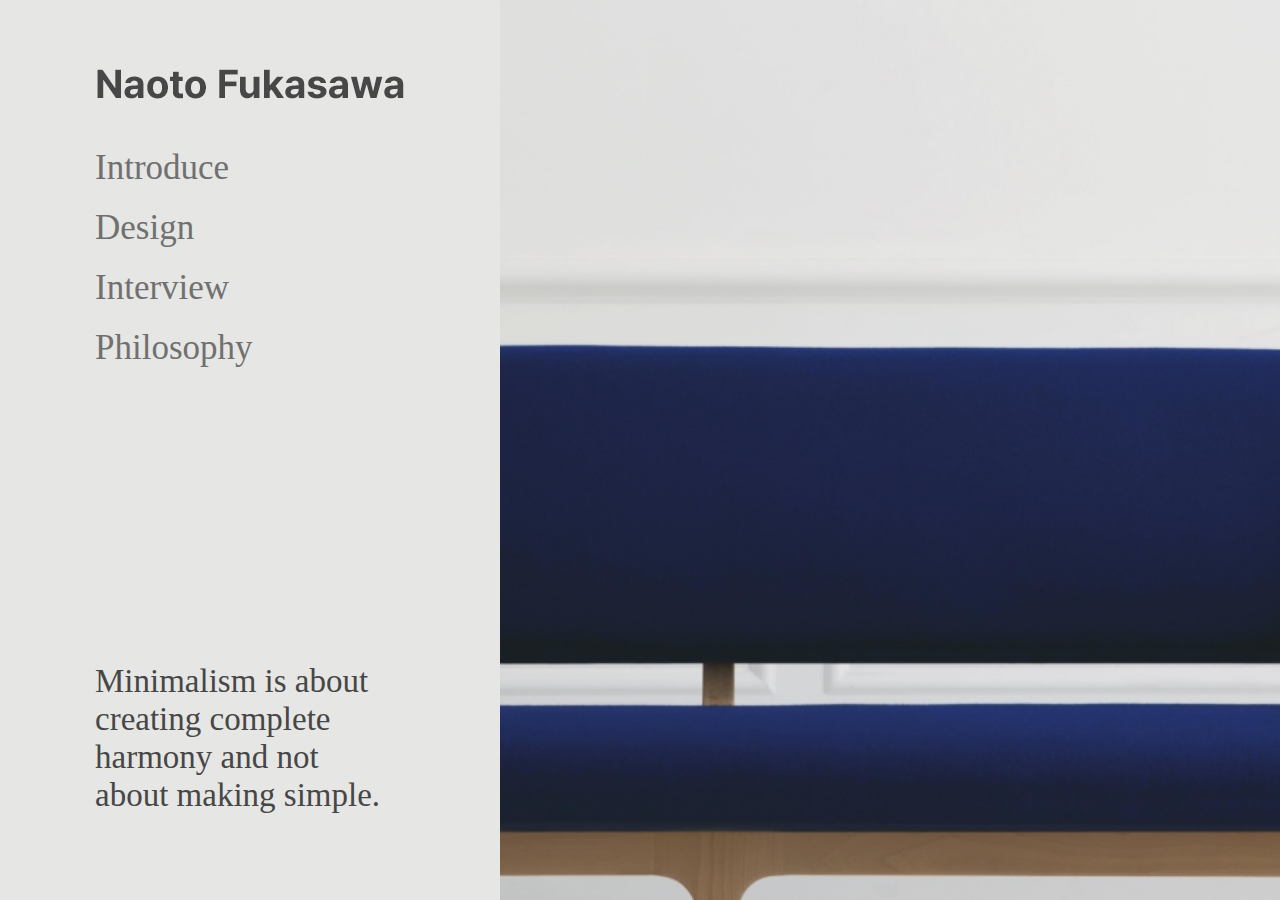
<file: index.html>
<!DOCTYPE html>
<html lang="ko">
<head>
    <meta charset="UTF-8">
    <meta name="viewport" content="width=device-width, initial-scale=1.0">
    <title>Naoto Fukasawa</title>
    <link rel="stylesheet" href="style.css">
    <link rel="shortcut icon" href="img/favicon.ico" type="image/x-icon">
    <link rel="icon" href="img/favicon.ico" type="image/x-icon">
    <script type="text/javascript"> var UserAgent = navigator.userAgent; if (UserAgent.match(/iPhone|ipad|Android|Windows CE|BlackBerry|Symbian|Windows Phone|webOS|Opera Mini|Opera Mobi|POLARIS|IEMobile|lgtelecom|nokia|SonyEricsson/i) != null || UserAgent.match(/LG|SAMSUNG|Samsung/) != null) { location.href = "m_index.html"; }
    </script>
</head>

<body>
    <div class="wrap1">
        <div class="cont1">
            <div class="logo"><a href="index.html"><img src="img/Naoto Fukasawa.png" alt="logo"></a></div>
            <div class="wrap2">
                <div class="menu1" onclick="location.href='intro.html';">Introduce</div>
                <div class="menu2" onclick="location.href='design2.html';">Design</div>
                <div class="menu3" onclick="location.href='interview.html';">Interview</div>
                <div class="menu4" onclick="location.href='philosophy.html';">Philosophy</div>
            </div>
            <div class="sidemenu">
                <div class="sidemenu_1">
                    Min­i­mal­ism is about<p>
                        cre­at­ing com­plete<p>
                        har­mony and not<p>
                        about making simple.
                </div>
            </div>
            <div class="b0"></div>
        </div>
    </div>
    
</body>
</html>
</file>
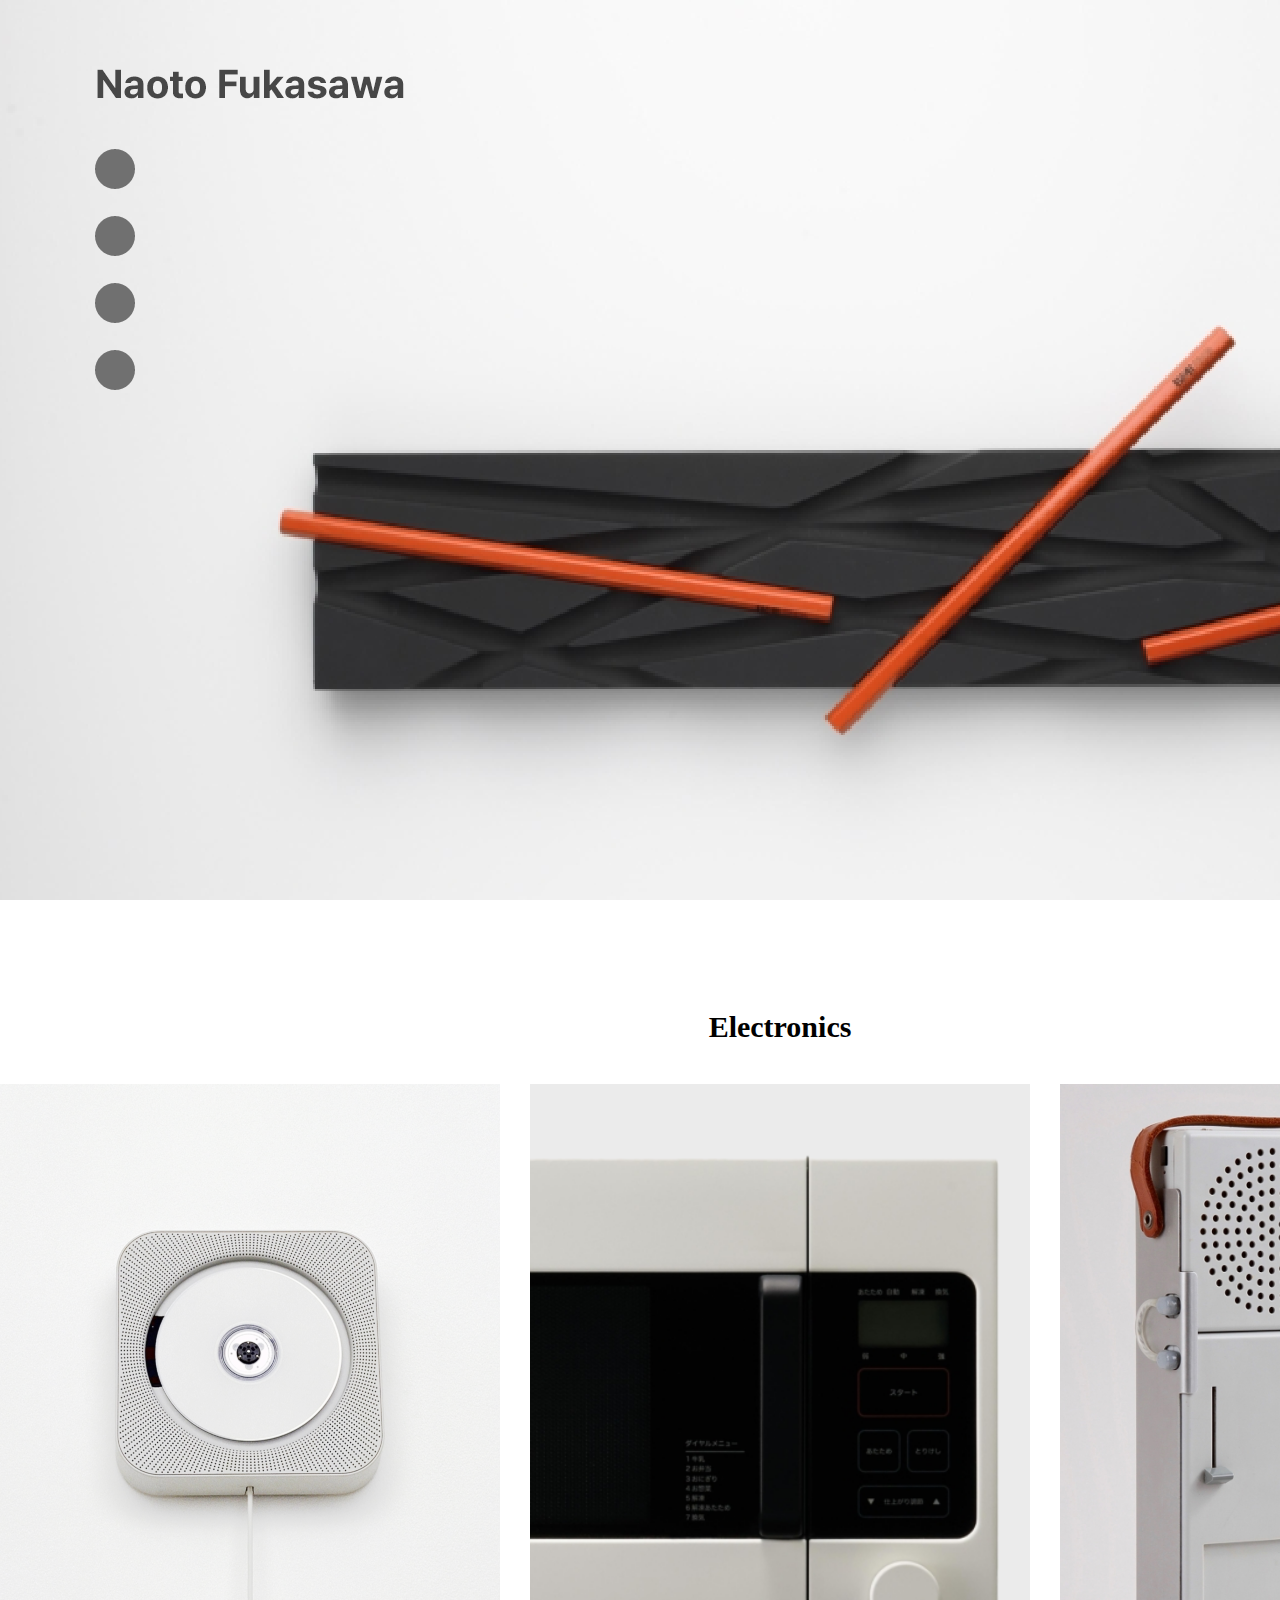
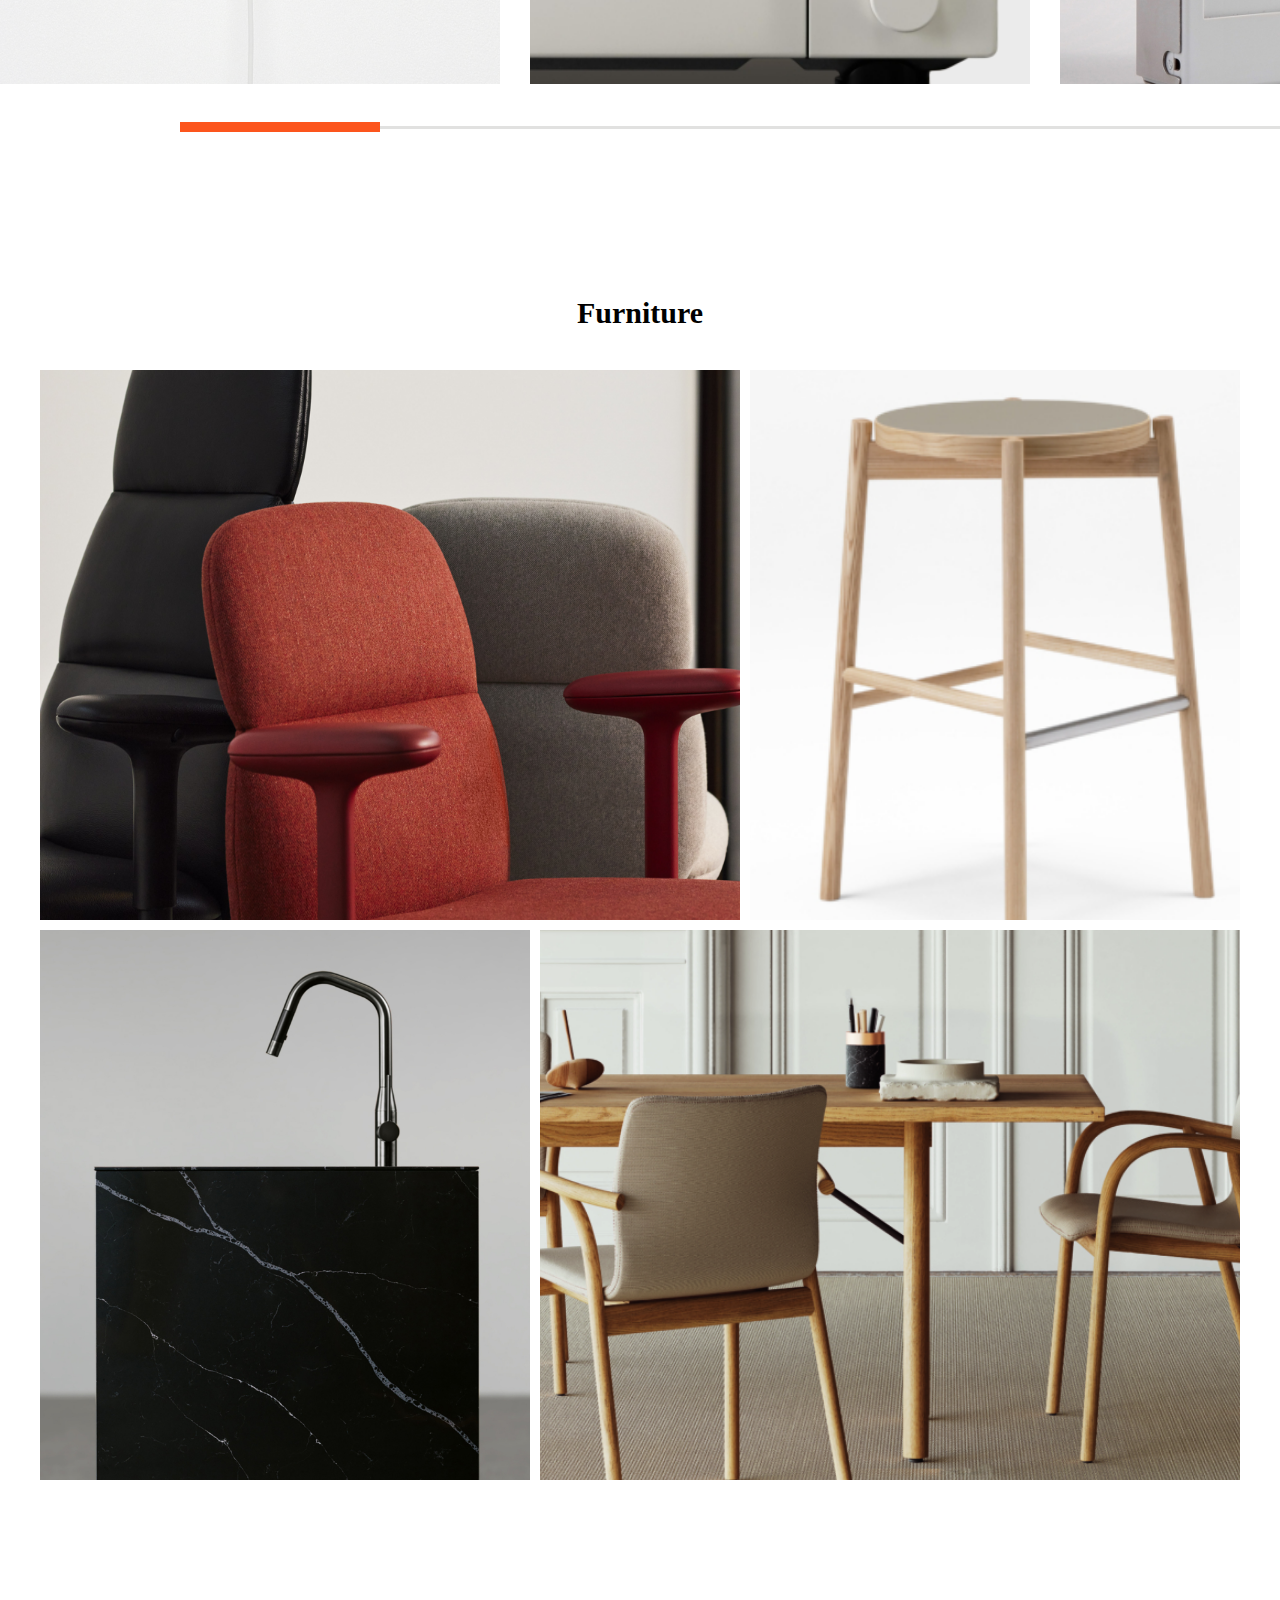
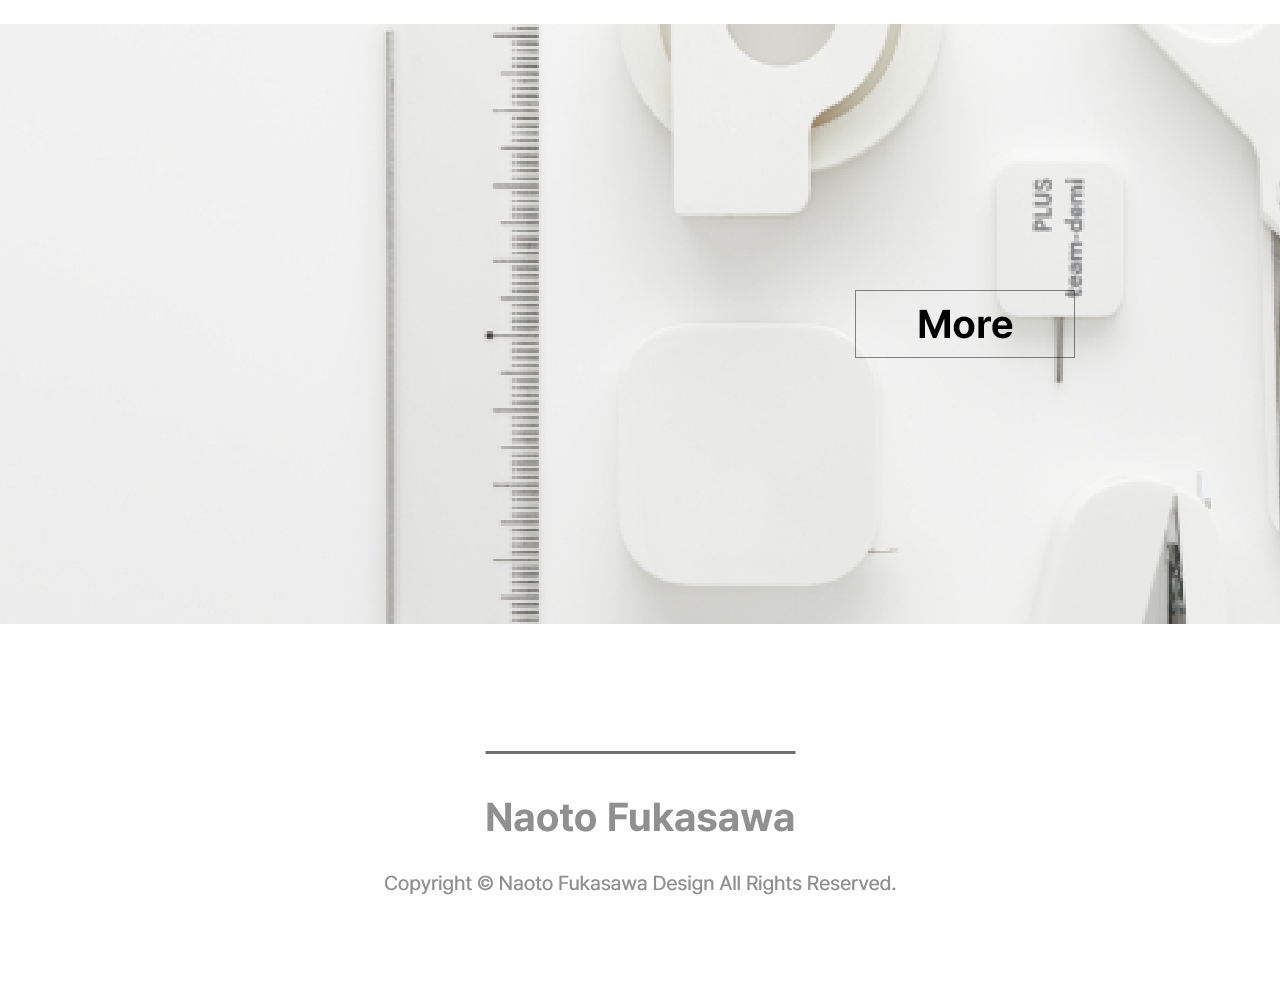
<file: design2.html>
<!DOCTYPE html>
<html lang="ko">
<head>
    <meta charset="UTF-8">
    <meta name="viewport" content="width=device-width, initial-scale=1.0">
    <title>Design</title>
    <link rel="stylesheet" href="style2.css">
    <link rel="shortcut icon" href="img/favicon.ico" type="image/x-icon">
    <link rel="icon" href="img/favicon.ico" type="image/x-icon">
    <script type="text/javascript"> var UserAgent = navigator.userAgent; if (UserAgent.match(/iPhone|ipad|Android|Windows CE|BlackBerry|Symbian|Windows Phone|webOS|Opera Mini|Opera Mobi|POLARIS|IEMobile|lgtelecom|nokia|SonyEricsson/i) != null || UserAgent.match(/LG|SAMSUNG|Samsung/) != null) { location.href = "m_index.html"; }
    </script>
</head>
<body>
    <div class="wrap1">
        <div class="cont1">
            <div class="logo"><a href="index.html"><img src="img/Naoto Fukasawa.png" alt="logo"></a></div>
            <div class="wrap2">
                <div class="menu1" onclick="location.href='intro.html';">
                    <img src="img/m1.png" alt="basics" class="basics">
                    <img src="img/m_intro.png" alt="intro" class="intro">
                </div>
                <div class="menu2" onclick="location.href='design2.html';">
                    <img src="img/m1.png" alt="basics" class="basics">
                    <img src="img/m_des.png" alt="design" class="design">
                </div>
                <div class="menu3" onclick="location.href='interview.html';">
                    <img src="img/m1.png" alt="basics" class="basics">
                    <img src="img/m_inter.png" alt="Interview" class="interview">
                </div>
                <div class="menu4" onclick="location.href='philosophy.html';">
                    <img src="img/m1.png" alt="basics" class="basics">
                    <img src="img/m_phil.png" alt="philosophy" class="philosophy">
                </div>
            </div>
            <div class="b0"></div>
        </div>
    </div>

    <div class="wrap3">
        <div class="cont2">
            <div class="cont2_1">Electronics</div>
            <div class="cont2_2">
                <div class="e1"><img src="img/e1.png" alt=""></div>
                <div class="e2"><img src="img/e2.png" alt=""></div>
                <div class="e4"><img src="img/e4.png" alt=""></div>
            </div>
            <div class="minibar"><img src="img/minibar.png" alt=""></div>
        </div>

        <div class="cont3">
            <div class="cont3_1">Furniture</div>
            <div class="cont3_2">
                <div class="cont3_2_1">
                    <div class="f1"></div>
                    <div class="f2"></div>
                </div>
                <div class="cont3_2_2">
                    <div class="f3"></div>
                    <div class="f4"></div>
                </div>
            </div>
        </div>
    </div>
    <div class="cont4">
            <div class="more"></div>
    </div>

    <div class="footer">
        <div class="back">
            <a href="design2.html">
                <img src="img/footer.png" alt="푸터">
            </a>
        </div>
    </div>

    
</body>
</html>
</file>
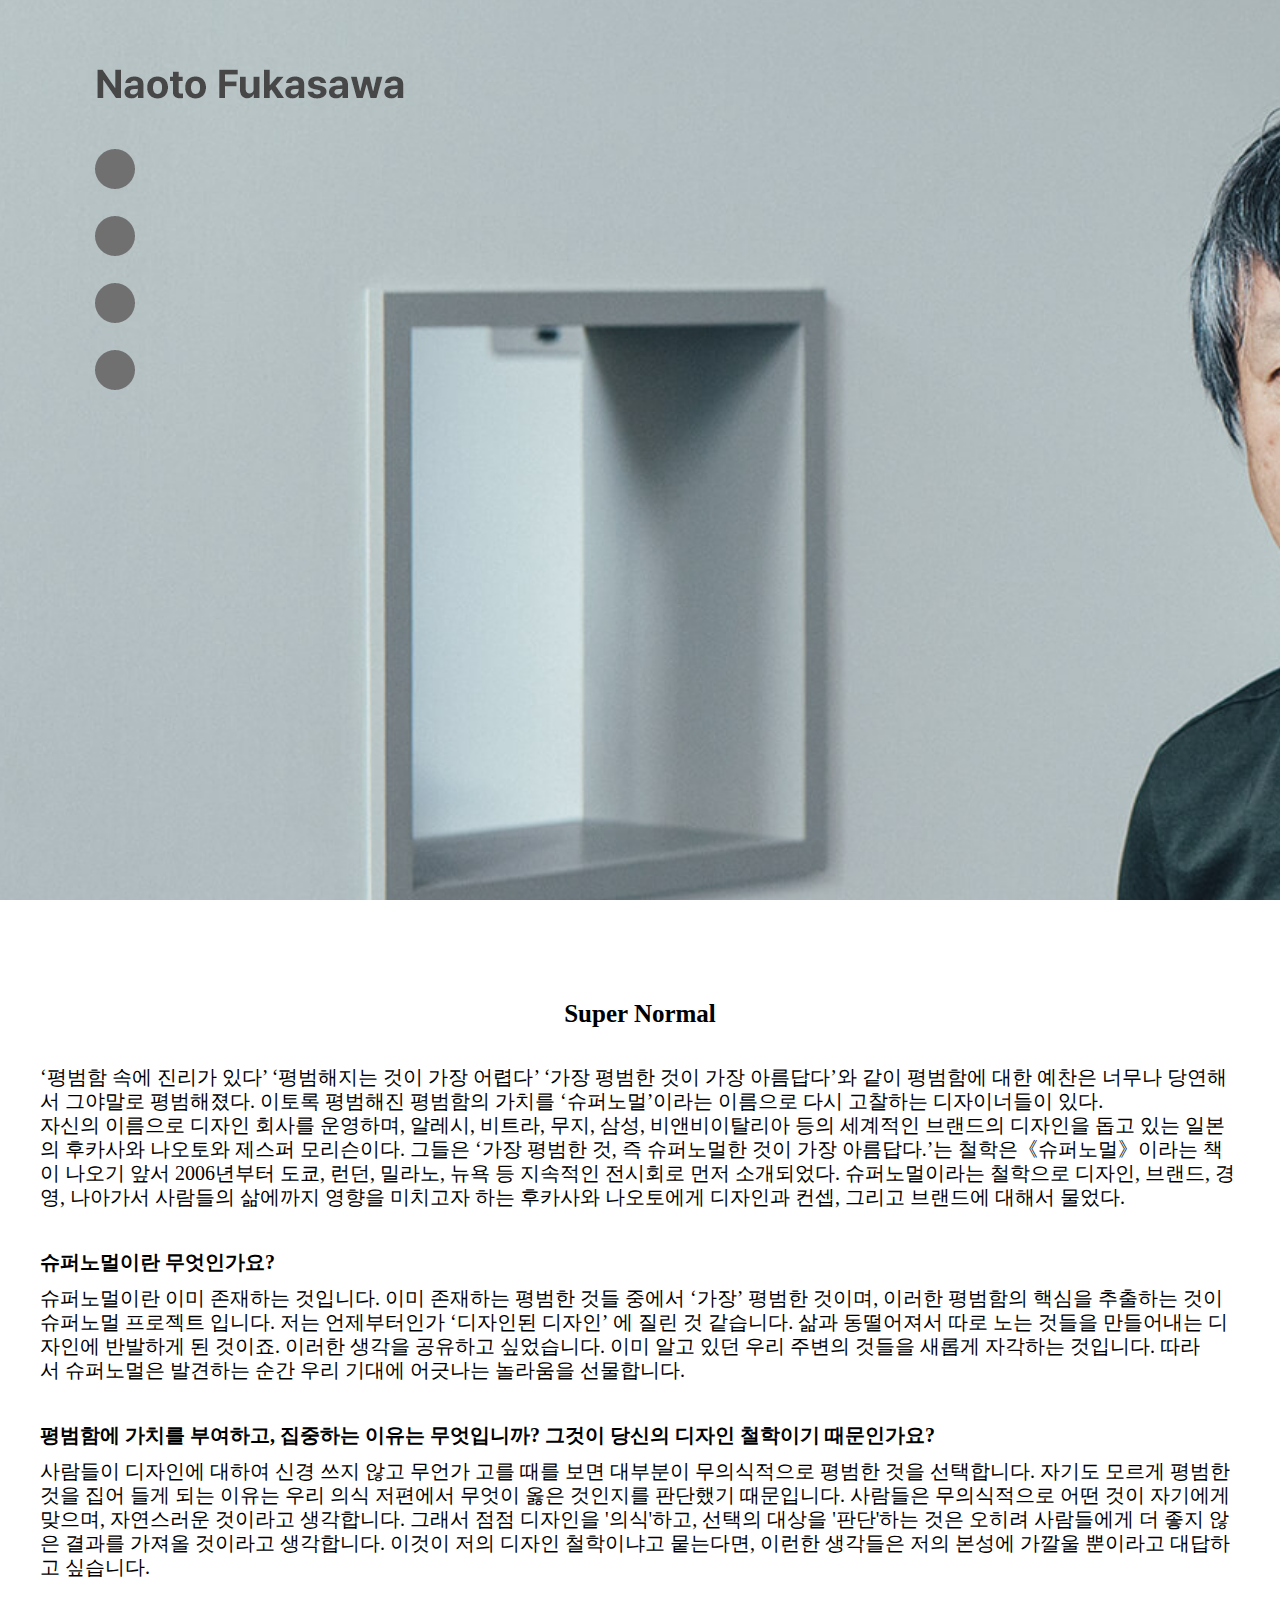
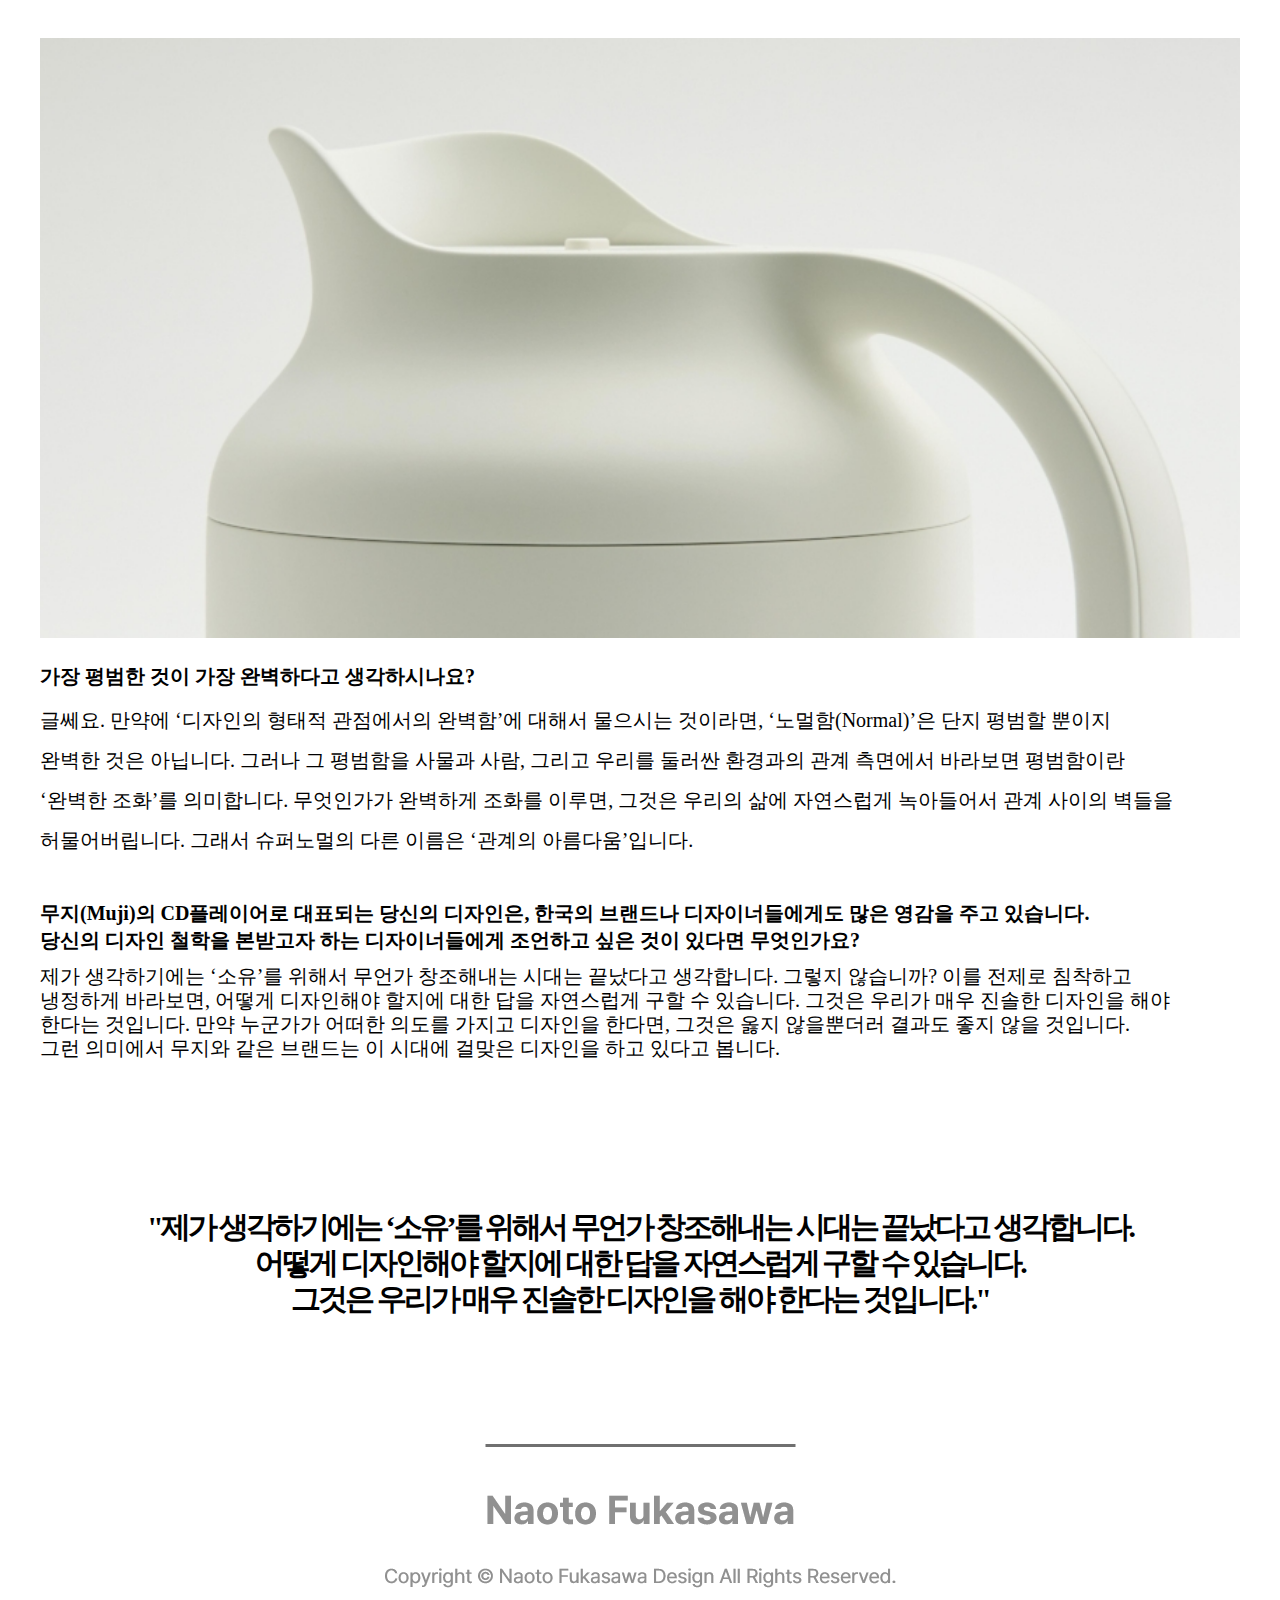
<file: interview.html>
<!DOCTYPE html>
<html lang="ko">
<head>
    <meta charset="UTF-8">
    <meta name="viewport" content="width=device-width, initial-scale=1.0">
    <title>interview</title>
    <link rel="stylesheet" href="i_style.css">
    <link rel="shortcut icon" href="img/favicon.ico" type="image/x-icon">
    <link rel="icon" href="img/favicon.ico" type="image/x-icon">
    <script type="text/javascript"> var UserAgent = navigator.userAgent; if (UserAgent.match(/iPhone|ipad|Android|Windows CE|BlackBerry|Symbian|Windows Phone|webOS|Opera Mini|Opera Mobi|POLARIS|IEMobile|lgtelecom|nokia|SonyEricsson/i) != null || UserAgent.match(/LG|SAMSUNG|Samsung/) != null) { location.href = "m_index.html"; }
    </script>
</head>
<body>
    <div class="cont1">
        <div class="logo"><a href="index.html"><img src="img/Naoto Fukasawa.png" alt="logo"></a></div>
        <div class="wrap2">
            <div class="menu1" onclick="location.href='intro.html';">
                <img src="img/m1.png" alt="basics" class="basics">
                <img src="img/m_intro.png" alt="intro" class="intro">
            </div>
            <div class="menu2" onclick="location.href='design2.html'">
                <img src="img/m1.png" alt="basics" class="basics">
                <img src="img/m_des.png" alt="design" class="design">
            </div>
            <div class="menu3" onclick="location.href='interview.html';">
                <img src="img/m1.png" alt="basics" class="basics">
                <img src="img/m_inter.png" alt="Interview" class="interview">
            </div>
            <div class="menu4" onclick="location.href='philosophy.html'">
                <img src="img/m1.png" alt="basics" class="basics">
                <img src="img/m_phil.png" alt="philosophy" class="philosophy">
            </div>
        </div>
        <div class="b0"></div>
    </div>

    <div class="wrap3">
        <div class="cont2">
            <div class="cont2_1">Super Normal</div>
            <div class="cont2_2">
                ‘평범함 속에 진리가 있다’ ‘평범해지는 것이 가장 어렵다’ ‘가장 평범한 것이 가장 아름답다’와 같이 평범함에 대한 예찬은 너무나 당연해서 
                그야말로 평범해졌다. 이토록 평범해진 평범함의 가치를 ‘슈퍼노멀’이라는 이름으로 다시 고찰하는 디자이너들이 있다. <br> 자신의 이름으로 디자인 회사를
                운영하며, 알레시, 비트라, 무지, 삼성, 비앤비이탈리아 등의 세계적인 브랜드의 디자인을 돕고 있는 일본의 후카사와 나오토와 제스퍼 모리슨이다.
                그들은 ‘가장 평범한 것, 즉 슈퍼노멀한 것이 가장 아름답다.’는 철학은《슈퍼노멀》이라는 책이 나오기 앞서 2006년부터 도쿄, 런던, 밀라노, 뉴욕 등
                지속적인 전시회로 먼저 소개되었다. 슈퍼노멀이라는 철학으로 디자인, 브랜드, 경영, 나아가서 사람들의 삶에까지 영향을 미치고자 하는
                후카사와 나오토에게 디자인과 컨셉, 그리고 브랜드에 대해서 물었다.
            </div> 
            <div class="cont2_3">슈퍼노멀이란 무엇인가요?</div>
            <div class="cont2_4">
                슈퍼노멀이란 이미 존재하는 것입니다. 이미 존재하는 평범한 것들 중에서 ‘가장’ 평범한 것이며, 이러한 평범함의 핵심을 추출하는 것이
                슈퍼노멀 프로젝트 입니다. 저는 언제부터인가 ‘디자인된 디자인’ 에 질린 것 같습니다. 삶과 동떨어져서 따로 노는 것들을 만들어내는 
                디자인에 반발하게 된 것이죠. 이러한 생각을 공유하고 싶었습니다. 이미 알고 있던 우리 주변의 것들을 새롭게 자각하는 것입니다.
                따라서 슈퍼노멀은 발견하는 순간 우리 기대에 어긋나는 놀라움을 선물합니다.
            </div>
            <div class="cont2_5">평범함에 가치를 부여하고, 집중하는 이유는 무엇입니까? 그것이 당신의 디자인 철학이기 때문인가요?</div>
            <div class="cont2_4">
                사람들이 디자인에 대하여 신경 쓰지 않고 무언가 고를 때를 보면 대부분이 무의식적으로 평범한 것을 선택합니다. 자기도 모르게 평범한
                것을 집어 들게 되는 이유는 우리 의식 저편에서 무엇이 옳은 것인지를 판단했기 때문입니다. 사람들은 무의식적으로 어떤 것이 자기에게 맞으며,
                자연스러운 것이라고 생각합니다. 그래서 점점 디자인을 '의식'하고, 선택의 대상을 '판단'하는 것은 오히려 사람들에게 더 좋지 않은 결과를
                가져올 것이라고 생각합니다. 이것이 저의 디자인 철학이냐고 뭍는다면, 이런한 생각들은 저의 본성에 가깔울 뿐이라고 대답하고 싶습니다.
            </div>
        </div>
    </div>
    
    <div class="wrap4">
        <div class="cont3">
            <div class="b1"><img src="img/interviewb1.png" alt="product"></div>
        </div>
    </div>

    <div class="wrap5">
        <div class="cont4">
            <div class="cont4_1">
                가장 평범한 것이 가장 완벽하다고 생각하시나요?
            </div>
            <div class="cont4_2">
                글쎄요. 만약에 ‘디자인의 형태적 관점에서의 완벽함’에 대해서 물으시는 것이라면, ‘노멀함(Normal)’은 단지 평범할 뿐이지 <br>완벽한 것은 아닙니다.
                그러나 그 평범함을 사물과 사람, 그리고 우리를 둘러싼 환경과의 관계 측면에서 바라보면 평범함이란 <br>‘완벽한 조화’를 의미합니다. 무엇인가가 완벽하게
                조화를 이루면, 그것은 우리의 삶에 자연스럽게 녹아들어서 관계 사이의 벽들을<br>허물어버립니다. 그래서 슈퍼노멀의 다른 이름은 ‘관계의 아름다움’입니다. 
            </div>
            <div class="cont4_1">
                무지(Muji)의 CD플레이어로 대표되는 당신의 디자인은, 한국의 브랜드나 디자이너들에게도 많은 영감을 주고 있습니다. <br>
                당신의 디자인 철학을 본받고자 하는 디자이너들에게 조언하고 싶은 것이 있다면 무엇인가요?
            </div>
            <div class="cont4_2_1">
                제가 생각하기에는 ‘소유’를 위해서 무언가 창조해내는 시대는 끝났다고 생각합니다. 그렇지 않습니까? 이를 전제로 침착하고 <br>냉정하게 바라보면,
                어떻게 디자인해야 할지에 대한 답을 자연스럽게 구할 수 있습니다. 그것은 우리가 매우 진솔한 디자인을 해야 <br>한다는 것입니다.
                만약 누군가가 어떠한 의도를 가지고 디자인을 한다면, 그것은 옳지 않을뿐더러 결과도 좋지 않을 것입니다. <br>그런 의미에서 무지와 같은 브랜드는
                이 시대에 걸맞은 디자인을 하고 있다고 봅니다.
            </div>
            <div class="cont4_3">
                "제가 생각하기에는 ‘소유’를 위해서 무언가 창조해내는 시대는 끝났다고 생각합니다.<br>
                어떻게 디자인해야 할지에 대한 답을 자연스럽게 구할 수 있습니다.<br>
                그것은 우리가 매우 진솔한 디자인을 해야 한다는 것입니다."
            </div>
        </div>

        <div class="footer">
            <div class="back">
                <a href="interview.html">
                    <img src="img/footer.png" alt="푸터">
                </a>
            </div>
        </div>
    </div>

    
</body>
</html>
</file>
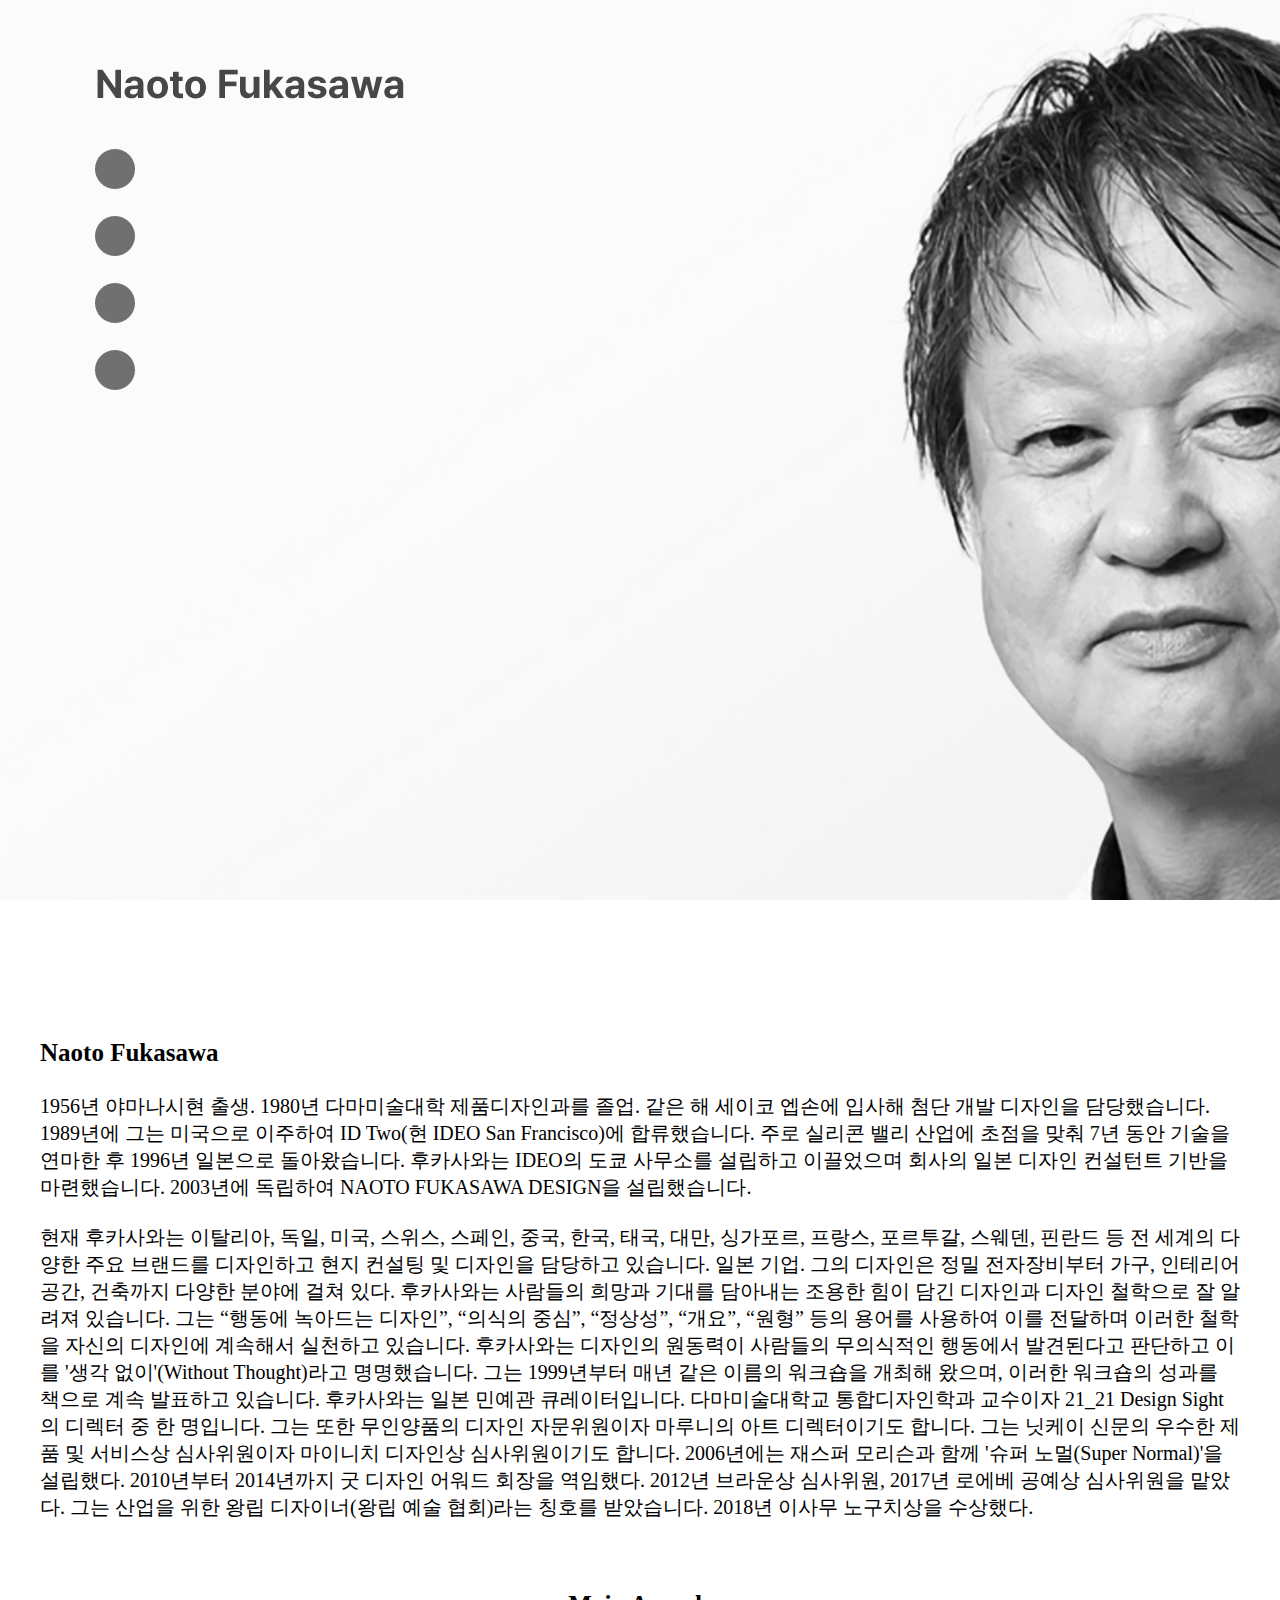
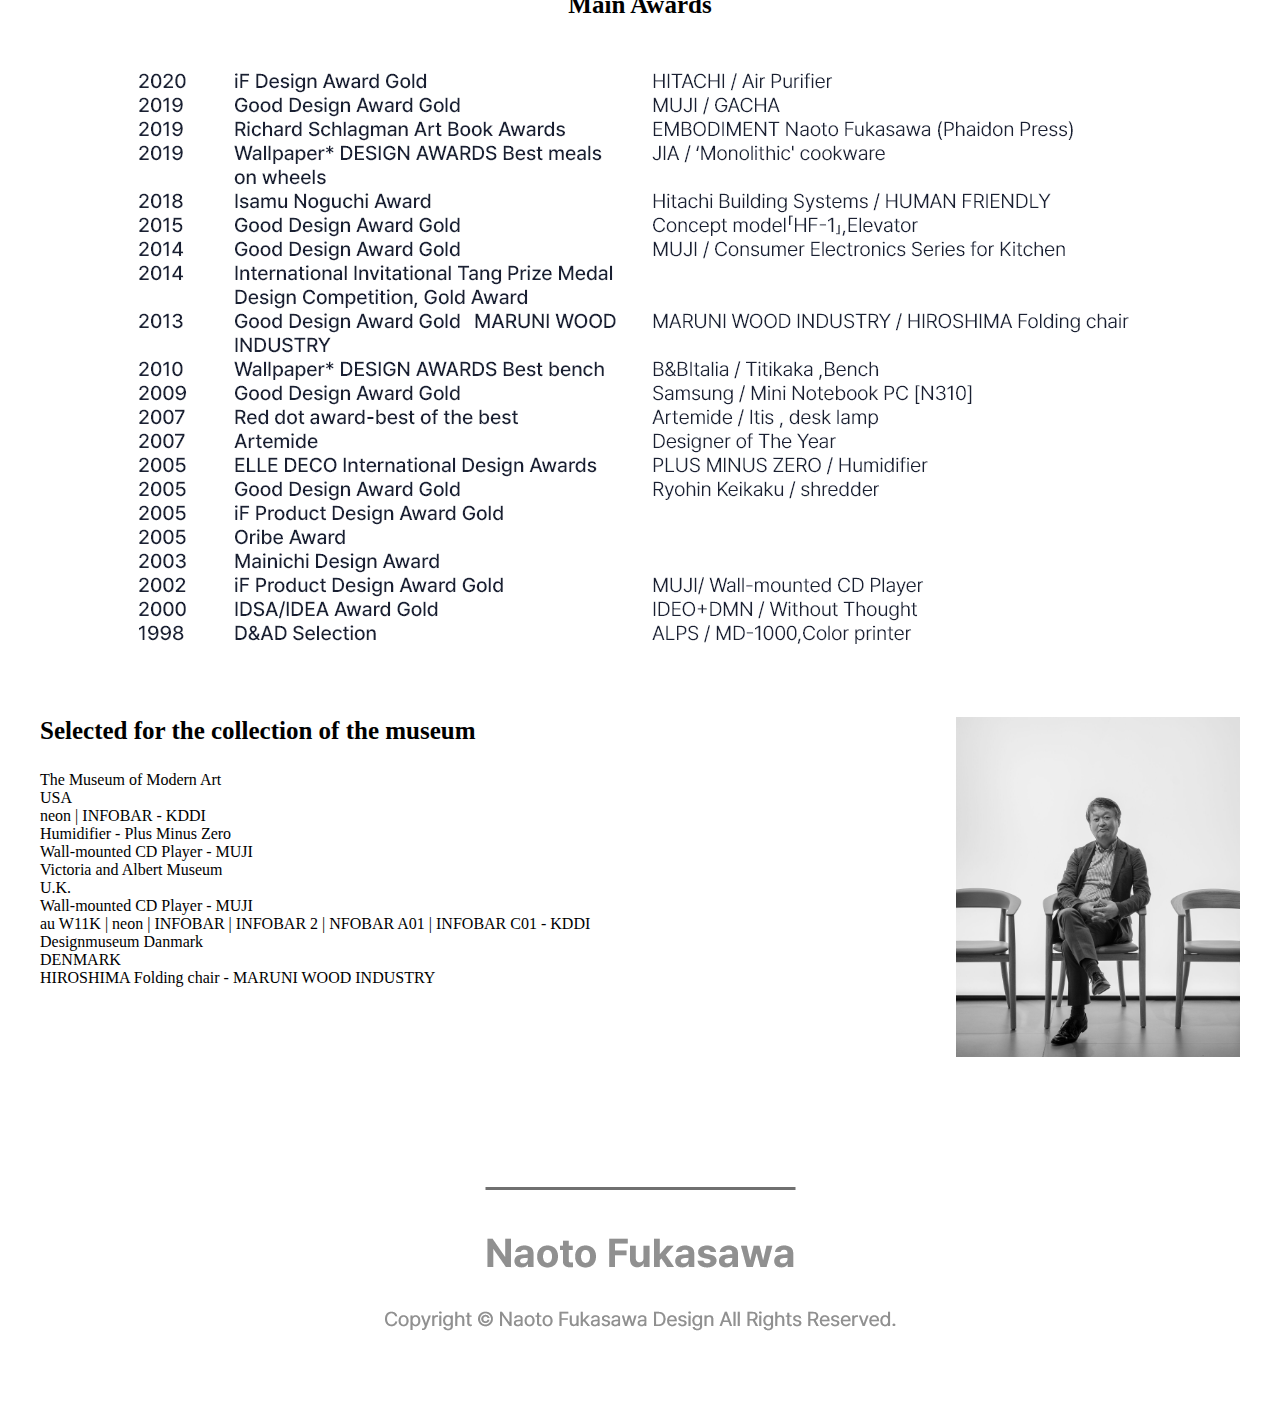
<file: intro.html>
<!DOCTYPE html>
<html lang="ko">
<head>
    <meta charset="UTF-8">
    <meta name="viewport" content="width=device-width, initial-scale=1.0">
    <title>Introduce</title>
    <link rel="stylesheet" href="int_style.css">
    <link rel="shortcut icon" href="img/favicon.ico" type="image/x-icon">
    <link rel="icon" href="img/favicon.ico" type="image/x-icon">
    <script type="text/javascript"> var UserAgent = navigator.userAgent; if (UserAgent.match(/iPhone|ipad|Android|Windows CE|BlackBerry|Symbian|Windows Phone|webOS|Opera Mini|Opera Mobi|POLARIS|IEMobile|lgtelecom|nokia|SonyEricsson/i) != null || UserAgent.match(/LG|SAMSUNG|Samsung/) != null) { location.href = "m_index.html"; }
    </script>
</head>
<body>
    <div class="wrap1">
        <div class="cont1">
            <div class="logo"><a href="index.html"><img src="img/Naoto Fukasawa.png" alt="logo"></a></div>
            <div class="wrap2">
                <div class="menu1" onclick="location.href='intro.html';">
                    <img src="img/m1.png" alt="basics" class="basics">
                    <img src="img/m_intro.png" alt="intro" class="intro">
                </div>
                <div class="menu2" onclick="location.href='design2.html';">
                    <img src="img/m1.png" alt="basics" class="basics">
                    <img src="img/m_des.png" alt="design" class="design">
                </div>
                <div class="menu3" onclick="location.href='interview.html';">
                    <img src="img/m1.png" alt="basics" class="basics">
                    <img src="img/m_inter.png" alt="Interview" class="interview">
                </div>
                <div class="menu4" onclick="location.href='philosophy.html';">
                    <img src="img/m1.png" alt="basics" class="basics">
                    <img src="img/m_phil.png" alt="philosophy" class="philosophy">
                </div>
            </div>
            <div class="b0"></div>
        </div>
    </div>

    <div class="wrap3">
        <div class="cont2">
            <div class="cont2_1">Naoto Fukasawa</div>
            <div class="cont2_2">
            1956년 야마나시현 출생. 1980년 다마미술대학 제품디자인과를 졸업. 같은 해 세이코 엡손에 입사해 첨단 개발 디자인을 담당했습니다. 
            1989년에 그는 미국으로 이주하여 ID Two(현 IDEO San Francisco)에 합류했습니다. 주로 실리콘 밸리 산업에 초점을 맞춰 7년 동안 기술을 연마한 후 
            1996년 일본으로 돌아왔습니다. 후카사와는 IDEO의 도쿄 사무소를 설립하고 이끌었으며 회사의 일본 디자인 컨설턴트 기반을 마련했습니다. 2003년에 독립하여 
            NAOTO FUKASAWA DESIGN을 설립했습니다. 
            <br>
            <br>
            현재 후카사와는 이탈리아, 독일, 미국, 스위스, 스페인, 중국, 한국, 태국, 대만, 싱가포르, 프랑스, ​​​​포르투갈, 스웨덴,
             핀란드 등 전 세계의 다양한 주요 브랜드를 디자인하고 현지 컨설팅 및 디자인을 담당하고 있습니다. 일본 기업. 그의 디자인은 정밀 전자장비부터 가구, 
             인테리어 공간, 건축까지 다양한 분야에 걸쳐 있다. 후카사와는 사람들의 희망과 기대를 담아내는 조용한 힘이 담긴 디자인과 디자인 철학으로 잘 알려져 있습니다.
              그는 “행동에 녹아드는 디자인”, “의식의 중심”, “정상성”, “개요”, “원형” 등의 용어를 사용하여 이를 전달하며 이러한 철학을 자신의 디자인에 계속해서 실천하고 있습니다. 
              후카사와는 디자인의 원동력이 사람들의 무의식적인 행동에서 발견된다고 판단하고 이를 '생각 없이'(Without Thought)라고 명명했습니다. 그는 1999년부터 매년 같은 이름의 
              워크숍을 개최해 왔으며, 이러한 워크숍의 성과를 책으로 계속 발표하고 있습니다. 후카사와는 일본 민예관 큐레이터입니다. 다마미술대학교 통합디자인학과 교수이자
               21_21 Design Sight의 디렉터 중 한 명입니다. 그는 또한 무인양품의 디자인 자문위원이자 마루니의 아트 디렉터이기도 합니다. 그는 닛케이 신문의 우수한 제품 및 
               서비스상 심사위원이자 마이니치 디자인상 심사위원이기도 합니다. 2006년에는 재스퍼 모리슨과 함께 '슈퍼 노멀(Super Normal)'을 설립했다. 2010년부터 2014년까지
                굿 디자인 어워드 회장을 역임했다. 2012년 브라운상 심사위원, 2017년 로에베 공예상 심사위원을 맡았다. 그는 산업을 위한 왕립 디자이너(왕립 예술 협회)라는 칭호를 
                받았습니다. 2018년 이사무 노구치상을 수상했다.
             </div>
         </div> 
    </div>

    <div class="wrap4">
        <div class="cont3">
            <div class="awards">Main Awards</div>
            <div class="awards2"><img src="img/awards.png" alt="mainawards"></div>
        </div>
    </div>

    <div class="wrap5">
        <div class="cont4">
            <div class="selected">Selected for the collection of the museum</div>
            <div class="selected2">
                The Museum of Modern Art <br>
                USA<br>
                neon | INFOBAR - KDDI<br>
                Humidifier - Plus Minus Zero<br>
                Wall-mounted CD Player - MUJI<br>
                Victoria and Albert Museum<br>
                U.K.<br>
                Wall-mounted CD Player - MUJI<br>
                au W11K | neon | INFOBAR | INFOBAR 2 | NFOBAR A01 | INFOBAR C01 - KDDI<br>
                Designmuseum Danmark<br>
                DENMARK<br>
                HIROSHIMA Folding chair - MARUNI WOOD INDUSTRY
            </div>
        </div>
        <div class="wrap6">
            <div class="wrap6naoto"></div>
        </div>
    </div>

    <div class="footer">
        <div class="back">
            <a href="intro.html">
                <img src="img/footer.png" alt="푸터">
            </a>
        </div>
    </div>
</body>
</html>
</file>
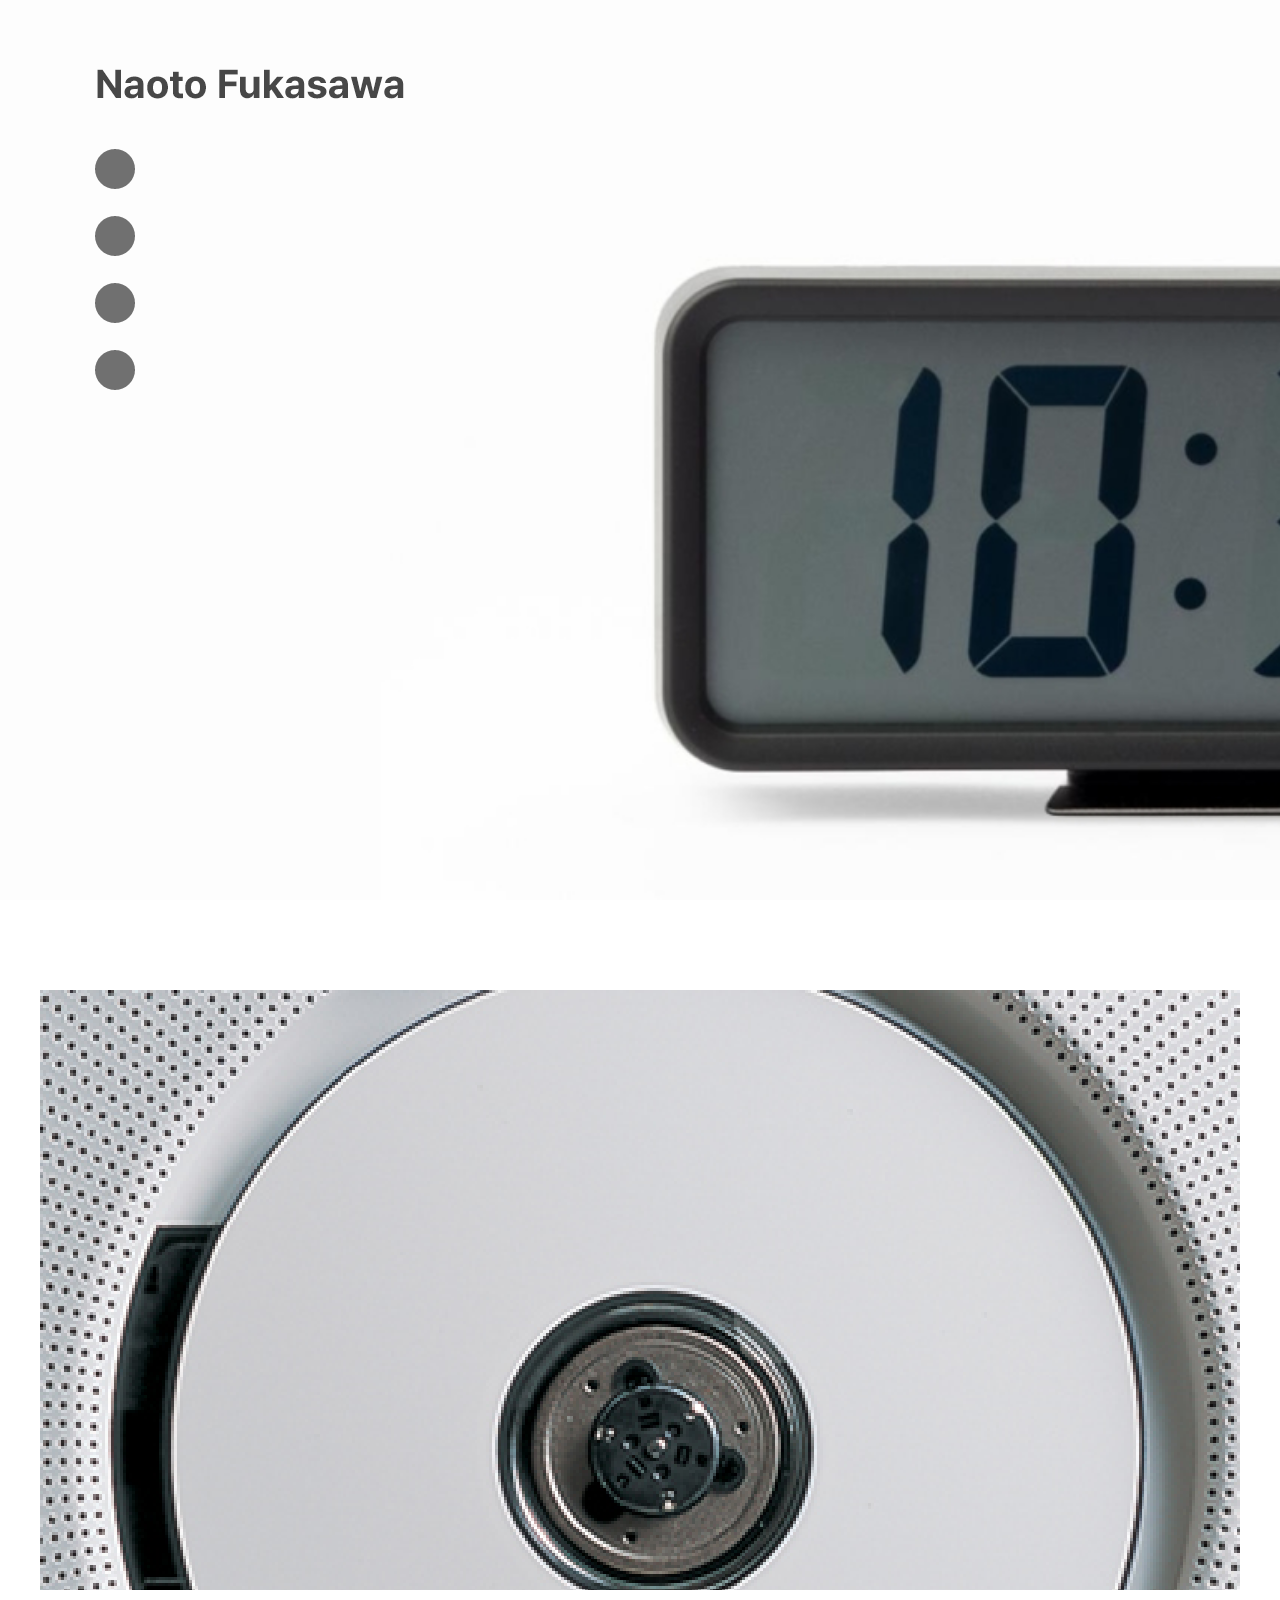
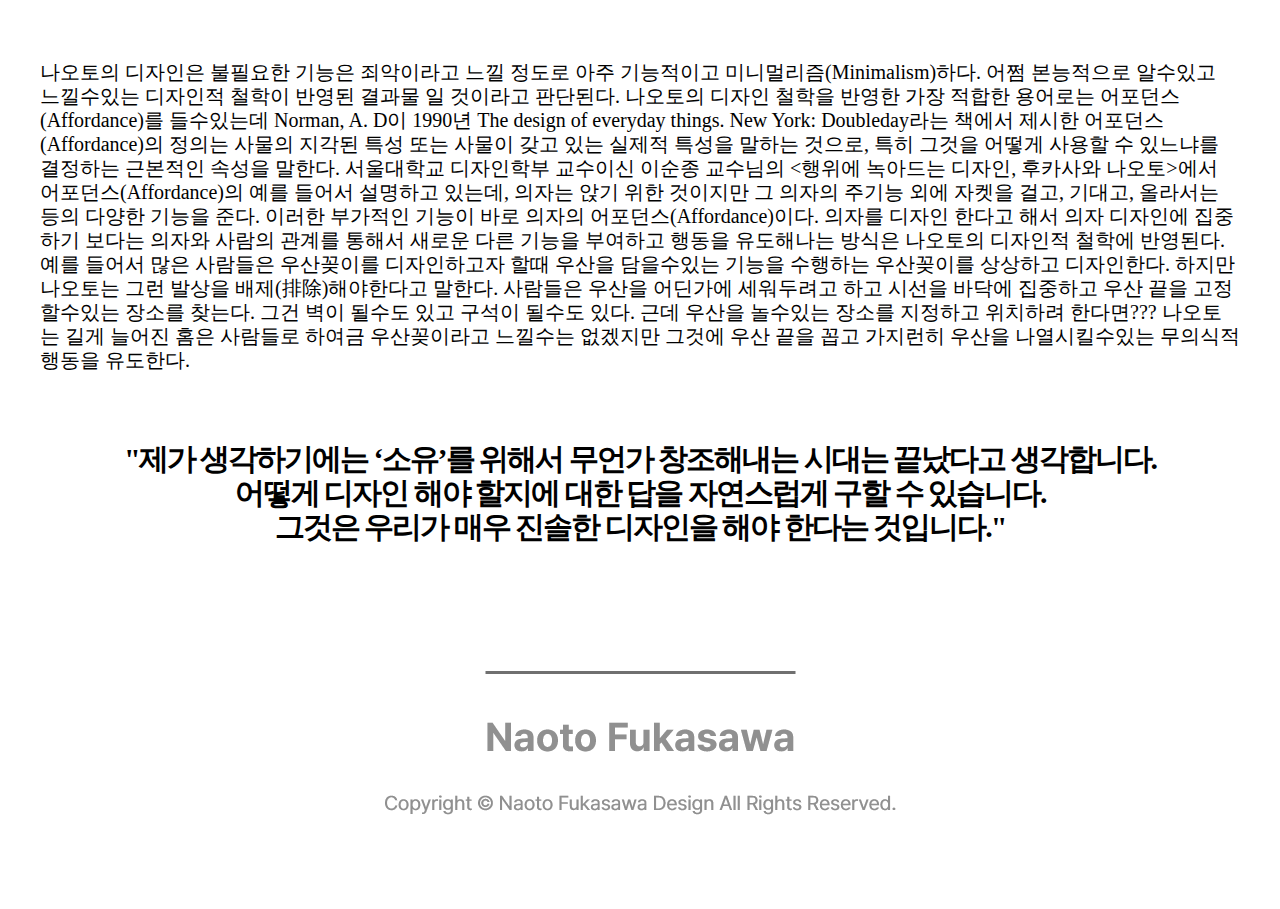
<file: philosophy.html>
<!DOCTYPE html>
<html lang="ko">
<head>
    <meta charset="UTF-8">
    <meta name="viewport" content="width=device-width, initial-scale=1.0">
    <title>Philosophy</title>
    <link rel="stylesheet" href="p_style.css">
    <link rel="shortcut icon" href="img/favicon.ico" type="image/x-icon">
    <link rel="icon" href="img/favicon.ico" type="image/x-icon">
    <script type="text/javascript"> var UserAgent = navigator.userAgent; if (UserAgent.match(/iPhone|ipad|Android|Windows CE|BlackBerry|Symbian|Windows Phone|webOS|Opera Mini|Opera Mobi|POLARIS|IEMobile|lgtelecom|nokia|SonyEricsson/i) != null || UserAgent.match(/LG|SAMSUNG|Samsung/) != null) { location.href = "m_index.html"; }
    </script>
</head>
<body>
    <div class="cont1">
        <div class="logo"><a href="index.html"><img src="img/Naoto Fukasawa.png" alt="logo"></a></div>
        <div class="wrap2">
            <div class="menu1" onclick="location.href='intro.html';">
                <img src="img/m1.png" alt="basics" class="basics">
                <img src="img/m_intro.png" alt="intro" class="intro">
            </div>
            <div class="menu2" onclick="location.href='design2.html'">
                <img src="img/m1.png" alt="basics" class="basics">
                <img src="img/m_des.png" alt="design" class="design">
            </div>
            <div class="menu3" onclick="location.href='interview.html';">
                <img src="img/m1.png" alt="basics" class="basics">
                <img src="img/m_inter.png" alt="Interview" class="interview">
            </div>
            <div class="menu4" onclick="location.href='philosophy.html';">
                <img src="img/m1.png" alt="basics" class="basics">
                <img src="img/m_phil.png" alt="philosophy" class="philosophy">
            </div>
        </div>
        <div class="b0"></div>
    </div>
    <div class="b1">
        <div class="b1_1">
            <img src="img/pb1.png" alt="product">
        </div>
    </div>
    <div class="wrap3">
        <div class="cont2">
            <div class="cont2_1">
                나오토의 디자인은 불필요한 기능은 죄악이라고 느낄 정도로 아주 기능적이고 미니멀리즘(Minimalism)하다. 어쩜 본능적으로 알수있고 느낄수있는 디자인적 철학이 반영된 결과물 일 것이라고 판단된다. 나오토의 디자인 철학을 반영한 가장 적합한 용어로는 어포던스(Affordance)를 들수있는데 Norman, A. D이 1990년 The design of everyday things. New York: Doubleday라는 책에서 제시한 어포던스(Affordance)의 정의는 사물의 지각된 특성 또는 사물이 갖고 있는 실제적 특성을 말하는 것으로, 특히 그것을 어떻게 사용할 수 있느냐를 결정하는 근본적인 속성을 말한다. 서울대학교 디자인학부 교수이신 이순종 교수님의 <행위에 녹아드는 디자인, 후카사와 나오토>에서 어포던스(Affordance)의 예를 들어서 설명하고 있는데, 의자는 앉기 위한 것이지만 그 의자의 주기능 외에 자켓을 걸고, 기대고, 올라서는 등의 다양한 기능을 준다. 이러한 부가적인 기능이 바로 의자의 어포던스(Affordance)이다. 의자를 디자인 한다고 해서 의자 디자인에 집중하기 보다는 의자와 사람의 관계를 통해서 새로운 다른 기능을 부여하고 행동을 유도해나는 방식은 나오토의 디자인적 철학에 반영된다. 예를 들어서 많은 사람들은 우산꽂이를 디자인하고자 할때 우산을 담을수있는 기능을 수행하는 우산꽂이를 상상하고 디자인한다. 하지만 나오토는 그런 발상을 배제(排除)해야한다고 말한다. 사람들은 우산을 어딘가에 세워두려고 하고 시선을 바닥에 집중하고 우산 끝을 고정 할수있는 장소를 찾는다. 그건 벽이 될수도 있고 구석이 될수도 있다. 근데 우산을 놀수있는 장소를 지정하고 위치하려 한다면??? 나오토는 길게 늘어진 홈은 사람들로 하여금 우산꽂이라고 느낄수는 없겠지만 그것에 우산 끝을 꼽고 가지런히 우산을 나열시킬수있는 무의식적 행동을 유도한다.
            </div>
            <div class="cont2_2">
                "제가 생각하기에는 ‘소유’를 위해서 무언가 창조해내는 시대는 끝났다고 생각합니다.<br>
                어떻게 디자인 해야 할지에 대한 답을 자연스럽게 구할 수 있습니다. <br>
                그것은 우리가 매우 진솔한 디자인을 해야 한다는 것입니다."
            </div>
        </div>

        <div class="footer">
            <div class="back">
                <a href="philosophy.html">
                    <img src="img/footer.png" alt="푸터">
                </a>
            </div>
        </div>
    </div>
</body>
</html>
</file>
<file: style.css>
@font-face {
    font-family: 'Pretendard-Regular';
    src: url('https://cdn.jsdelivr.net/gh/Project-Noonnu/noonfonts_2107@1.1/Pretendard-Regular.woff') format('woff');
    font-weight: 400;
    font-style: normal;
}
*{margin: 0; padding: 0; text-decoration: none; list-style-type: none;}
.wrap1{width: 100%; height: 100vh;}
.cont1{width: 100%; height: 100vh; margin: 0 auto; position: relative; text-align: center;}
.cont1 .b0{position: absolute; text-align: left; z-index: -1; width: 100%;height: 100vh; background-image: url(img/b0.png);}
.cont1 .logo{position: absolute; text-align: left; top: 60px; left: 95px;}
.cont1 .wrap2{position: absolute; text-align: left; top: 148px; left: 95px; font-size: 35px; color: #707070;}
.wrap2 .menu1{padding-bottom: 20px;}
.wrap2 .menu2{padding-bottom: 20px;} 
.wrap2 .menu3{padding-bottom: 20px;} 
.wrap2 .menu4{padding-bottom: 20px;} 
.menu1{transition: 0.5s;}
.menu2{transition: 0.5s;}
.menu3{transition: 0.5s;}
.sidemenu{position: absolute; text-align: left; bottom: 86px; left: 95px; font-size: 33px; color: #474747; line-height: 38px;}
.menu1:hover{padding-left: 30px; color: black; transition: all 0.5s;}
.menu2:hover{padding-left: 30px; color: black; transition: all 0.5s;}
.menu3:hover{padding-left: 30px; color: black; transition: all 0.5s;}
.menu4:hover{padding-left: 30px; color: black; transition: all 0.5s;}
</file>
<file: style2.css>
@font-face {
    font-family: 'Pretendard-Regular';
    src: url('https://cdn.jsdelivr.net/gh/Project-Noonnu/noonfonts_2107@1.1/Pretendard-Regular.woff') format('woff');
    font-weight: 400;
    font-style: normal;
}
*{margin: 0; padding: 0; text-decoration: none; list-style-type: none;}
.wrap1{width: 100%; height: 100vh;}
.cont1{width: 100%; height: 100vh; margin: 0 auto; position: relative; text-align: center;}
.cont1 .b0{position: absolute; text-align: left; z-index: -1; width: 100%;height: 100vh; background-image: url(img/dbanner.png);}
.cont1 .logo{position: absolute; text-align: left; top: 60px; left: 95px;}
.cont1 .wrap2{position: absolute; text-align: left; top: 148px; left: 95px; font-size: 35px; color: #707070;}
.wrap2 .menu1{padding-bottom: 17px;}
.wrap2 .menu2{padding-bottom: 17px;} 
.wrap2 .menu3{padding-bottom: 17px;} 
.wrap2 .menu4{padding-bottom: 17px;} 

.menu1 img.intro{
    opacity: 0;
    width: 0px;
    height: 41px;
  }

.menu1:hover img.intro{
    opacity: 1;
    width: 207px;
    transition: all 0.5s;
    height: 41px;
  }

  .menu2 img.design{
    opacity: 0;
    width: 0px;
    height: 41px;
  }

.menu2:hover img.design{
    opacity: 1;
    width: 207px;
    transition: all 0.5s;
    height: 41px;
  }

  .menu3 img.interview{
    opacity: 0;
    width: 0px;
    height: 41px;
  }

.menu3:hover img.interview{
    opacity: 1;
    width: 207px;
    transition: all 0.5s;
    height: 41px;
  }

  .menu4 img.philosophy{
    opacity: 0;
    width: 0px;
    height: 41px;
  }

.menu4:hover img.philosophy{
    opacity: 1;
    width: 207px;
    transition: all 0.5s;
    height: 41px;
  }
  .menu1:hover img.basics{display: none;}
  .menu2:hover img.basics{display: none;}
  .menu3:hover img.basics{display: none;}
  .menu4:hover img.basics{display: none;}

  .wrap3{width: 100%; height: 2324px;}
  .cont2{width: 1560px;margin: 0 auto;
        text-align: center; padding-top: 110px;}
  .cont2 .cont2_1{font-size: 30px; font-weight: 700;
                  text-align: center; padding-bottom: 40px;}
  .cont2_2{width: 1560px; text-align: center;}
  .cont2_2 .e1{float: left; padding-right: 30px;}
  .cont2_2 .e2{float: left; padding-right: 30px;}
  .minibar{padding-top: 30px;}

  .cont3{width: 1200px; margin: 0 auto;
         text-align: center; padding-top: 160px;}
  .cont3 .cont3_1{font-size: 30px; font-weight: 700;
    text-align: center; padding-bottom: 40px;}
  .cont3_2 .cont3_2_1{width: 1200px; text-align: center;}
  .f1{width: 700px; height: 550px;
      background-image: url(img/f1.png); margin-right: 10px; float: left;
      margin-bottom: 10px;}
  .f2{width: 490px; height: 550px;
      background-image: url(img/f2.png); float: left;}
  .f3{width: 490px; height: 550px;
        background-image: url(img/f3.png); margin-right: 10px; float: left;}
  .f4{width: 700px; height: 550px;
        background-image: url(img/f4.png); float: left;}
  
  .f1:hover{background-image: url(img/mhf1.png); transition: all 0.5s;}
  .f2:hover{background-image: url(img/mhf2.png); transition: all 0.5s;}
  .f3:hover{background-image: url(img/mhf3.png); transition: all 0.5s;}
  .f4:hover{background-image: url(img/mhf4.png); transition: all 0.5s;}

  .cont4{width: 1920px; height: 600px; background-image: url(img/db1.png); position: relative; margin: 0 auto;} 
  .more{background-image: url(img/more1.png); width: 220px; height: 68px; position: absolute; top: 266px; left: 855px;}
  .more:hover{background-image: url(img/more2.png); transition: all 0.5s;
              }

  .footer{width: 100%; height: 232px; margin-top: 127px;}
  .back{width: 1200px; margin: 0 auto; text-align: center; padding-bottom: 90px;}
</file>
<file: i_style.css>
@font-face {
    font-family: 'Pretendard-Regular';
    src: url('https://cdn.jsdelivr.net/gh/Project-Noonnu/noonfonts_2107@1.1/Pretendard-Regular.woff') format('woff');
    font-weight: 400;
    font-style: normal;
}
*{margin: 0; padding: 0; text-decoration: none; list-style-type: none;}
.wrap1{width: 100%; height: 100vh;}
.cont1{width: 100%; height: 100vh; margin: 0 auto; position: relative; text-align: center;}
.cont1 .b0{position: absolute; text-align: left; z-index: -1; width: 100%;height: 100vh; background-image: url(img/interviewb0.png);}
.cont1 .logo{position: absolute; text-align: left; top: 60px; left: 95px;}
.cont1 .wrap2{position: absolute; text-align: left; top: 148px; left: 95px; font-size: 35px; color: #707070;}
.wrap2 .menu1{padding-bottom: 17px;}
.wrap2 .menu2{padding-bottom: 17px;} 
.wrap2 .menu3{padding-bottom: 17px;} 
.wrap2 .menu4{padding-bottom: 17px;} 

.menu1 img.intro{
    opacity: 0;
    width: 0px;
    height: 41px;
  }

.menu1:hover img.intro{
    opacity: 1;
    width: 207px;
    transition: all 0.5s;
    height: 41px;
  }

  .menu2 img.design{
    opacity: 0;
    width: 0px;
    height: 41px;
  }

.menu2:hover img.design{
    opacity: 1;
    width: 207px;
    transition: all 0.5s;
    height: 41px;
  }

  .menu3 img.interview{
    opacity: 0;
    width: 0px;
    height: 41px;
  }

.menu3:hover img.interview{
    opacity: 1;
    width: 207px;
    transition: all 0.5s;
    height: 41px;
  }

  .menu4 img.philosophy{
    opacity: 0;
    width: 0px;
    height: 41px;
  }

.menu4:hover img.philosophy{
    opacity: 1;
    width: 207px;
    transition: all 0.5s;
    height: 41px;
  }
  .menu1:hover img.basics{display: none;}
  .menu2:hover img.basics{display: none;}
  .menu3:hover img.basics{display: none;}
  .menu4:hover img.basics{display: none;}

  .wrap3{width: 100%; height: 593px;}
  .cont2{width: 1200px;margin: 0 auto; text-align: center; padding-top: 100px;}
  .cont2_1{font-size: 25px;
    font-weight: 700;
    text-align: center;  
    padding-bottom: 37px;}
  .cont2_2{
    font-size: 20px; text-align: left;padding-bottom: 40px; line-height: 24px;
  }
  .cont2_3{font-size: 20px; text-align: left;padding-bottom: 10px; font-weight: 700;}
  .cont2_4{
    font-size: 20px; text-align: left;
    padding-bottom: 40px; line-height: 24px;
  }
  .cont2_5{
    font-size: 20px; text-align: left;padding-bottom: 10px; font-weight: 700;
  }

  .wrap4{width: 100%; height: 600px;}
  .cont3{width: 1200px; margin: 0 auto; text-align: center; 
    padding-top: 145px; padding-bottom: 70px;}
  
  .wrap5{width: 100%; height: 300px; padding-top: 100px;}
  .cont4{width: 1200px;margin: 0 auto; text-align: center; padding-top: 70px;}
  .cont4_1{
    font-size: 20px;
    font-weight: 700;
    text-align: left;
    padding-bottom: 10px;
  }
  .cont4_2{
    font-size: 20px; text-align: left;
    padding-bottom: 40px; line-height: 40px;
  }
  .cont4_2_1{
    font-size: 20px; text-align: left;
    padding-bottom: 149px; line-height: 24px;
  }
  .cont4_3{
    font-size: 30px; text-align: center;
    padding-bottom: 127px; line-height: 36px;
    font-weight: 800;
    letter-spacing: -3px;
  }

  .footer{width: 100%; height: 232px;}
  .back{width: 1200px; margin: 0 auto; text-align: center; padding-bottom: 90px;}
</file>
<file: int_style.css>
@font-face {
    font-family: 'Pretendard-Regular';
    src: url('https://cdn.jsdelivr.net/gh/Project-Noonnu/noonfonts_2107@1.1/Pretendard-Regular.woff') format('woff');
    font-weight: 400;
    font-style: normal;
}
*{margin: 0; padding: 0; text-decoration: none; list-style-type: none;}
.wrap1{width: 100%; height: 100vh;}
.cont1{width: 100%; height: 100vh; margin: 0 auto; position: relative; text-align: center;}
.cont1 .b0{position: absolute; text-align: left; z-index: -1; width: 100%;height: 100vh; background-image: url(img/banner.png);}
.cont1 .logo{position: absolute; text-align: left; top: 60px; left: 95px;}
.cont1 .wrap2{position: absolute; text-align: left; top: 148px; left: 95px; font-size: 35px; color: #707070;}
.wrap2 .menu1{padding-bottom: 17px;}
.wrap2 .menu2{padding-bottom: 17px;} 
.wrap2 .menu3{padding-bottom: 17px;} 
.wrap2 .menu4{padding-bottom: 17px;} 

.menu1 img.intro{
    opacity: 0;
    width: 0px;
    height: 41px;
  }

.menu1:hover img.intro{
    opacity: 1;
    width: 207px;
    transition: all 0.5s;
    height: 41px;
  }

  .menu2 img.design{
    opacity: 0;
    width: 0px;
    height: 41px;
  }

.menu2:hover img.design{
    opacity: 1;
    width: 207px;
    transition: all 0.5s;
    height: 41px;
  }

  .menu3 img.interview{
    opacity: 0;
    width: 0px;
    height: 41px;
  }

.menu3:hover img.interview{
    opacity: 1;
    width: 207px;
    transition: all 0.5s;
    height: 41px;
  }

  .menu4 img.philosophy{
    opacity: 0;
    width: 0px;
    height: 41px;
  }

.menu4:hover img.philosophy{
    opacity: 1;
    width: 207px;
    transition: all 0.5s;
    height: 41px;
  }
  .menu1:hover img.basics{display: none;}
  .menu2:hover img.basics{display: none;}
  .menu3:hover img.basics{display: none;}
  .menu4:hover img.basics{display: none;}

  .wrap3{width: 100%; height: 416x;}
  .cont2{width: 1200px;margin: 0 auto; text-align: center; padding-top: 139px;}
  .cont2 .cont2_1{font-size: 25px; font-weight: 700;text-align: left; padding-bottom: 26px;}
  .cont2 .cont2_2{font-size: 20px; text-align: left;padding-bottom: 70px;}

  .wrap4{width: 100%; height: 656px; padding-bottom: 70px;}
  .cont3{width: 1200px;margin: 0 auto; text-align: center;}
  .cont3 .awards{font-size: 25px; font-weight: 700;text-align: center; padding-bottom: 50px;}
  .cont2 .awards2{text-align: center;}

  .wrap5{width: 1200px; height: 344px; text-align: center; margin: 0 auto;}
  .cont4{float: left; width: 50%;}
  .selected{font-size: 25px; font-weight: 700;text-align: left; padding-bottom: 26px;}
  .selected2{text-align: left; width: 683px;}
  .wrap6{ margin: 0 auto; text-align: right; float: left; width: 50%; padding-bottom: 130px;}
  .wrap6naoto{width: 284px; height: 340px; margin-left: 316px; background-image: url(img/noto.png);}

  .footer{width: 100%; height: 232px;}
  .back{width: 1200px; margin: 0 auto; text-align: center; padding-bottom: 90px;}
</file>
<file: p_style.css>
@font-face {
    font-family: 'Pretendard-Regular';
    src: url('https://cdn.jsdelivr.net/gh/Project-Noonnu/noonfonts_2107@1.1/Pretendard-Regular.woff') format('woff');
    font-weight: 400;
    font-style: normal;
}
*{margin: 0; padding: 0; text-decoration: none; list-style-type: none;}
.wrap1{width: 100%; height: 100vh;}
.cont1{width: 100%; height: 100vh; margin: 0 auto; position: relative; text-align: center;}
.cont1 .b0{position: absolute; text-align: left; z-index: -1; width: 100%;height: 100vh; background-image: url(img/pb0.png);}
.cont1 .logo{position: absolute; text-align: left; top: 60px; left: 95px;}
.cont1 .wrap2{position: absolute; text-align: left; top: 148px; left: 95px; font-size: 35px; color: #707070;}
.wrap2 .menu1{padding-bottom: 17px;}
.wrap2 .menu2{padding-bottom: 17px;} 
.wrap2 .menu3{padding-bottom: 17px;} 
.wrap2 .menu4{padding-bottom: 17px;} 

.menu1 img.intro{
    opacity: 0;
    width: 0px;
    height: 41px;
  }

.menu1:hover img.intro{
    opacity: 1;
    width: 207px;
    transition: all 0.5s;
    height: 41px;
  }

  .menu2 img.design{
    opacity: 0;
    width: 0px;
    height: 41px;
  }

.menu2:hover img.design{
    opacity: 1;
    width: 207px;
    transition: all 0.5s;
    height: 41px;
  }

  .menu3 img.interview{
    opacity: 0;
    width: 0px;
    height: 41px;
  }

.menu3:hover img.interview{
    opacity: 1;
    width: 207px;
    transition: all 0.5s;
    height: 41px;
  }

  .menu4 img.philosophy{
    opacity: 0;
    width: 0px;
    height: 41px;
  }

.menu4:hover img.philosophy{
    opacity: 1;
    width: 207px;
    transition: all 0.5s;
    height: 41px;
  }
  .menu1:hover img.basics{display: none;}
  .menu2:hover img.basics{display: none;}
  .menu3:hover img.basics{display: none;}
  .menu4:hover img.basics{display: none;}

  .b1{width: 100%; height: 600px;}
  .b1 .b1_1{width: 1200px;margin: 0 auto; text-align: center; padding-top: 90px; padding-bottom: 70px;}

  .wrap3{width: 100%; height: 714px;}
  .cont2{width: 1200px;margin: 0 auto; text-align: center; padding-top: 160px;}
  .cont2_1{font-size: 20px; text-align: left; padding-bottom: 70px; line-height: 24px;}
  .cont2_2{font-size: 30px; text-align: center; padding-bottom: 127px; line-height: 34px; font-weight: 800; letter-spacing: -2px;}

  .footer{width: 100%; height: 232px;}
  .back{width: 1200px; margin: 0 auto; text-align: center; padding-bottom: 90px;}
</file>
